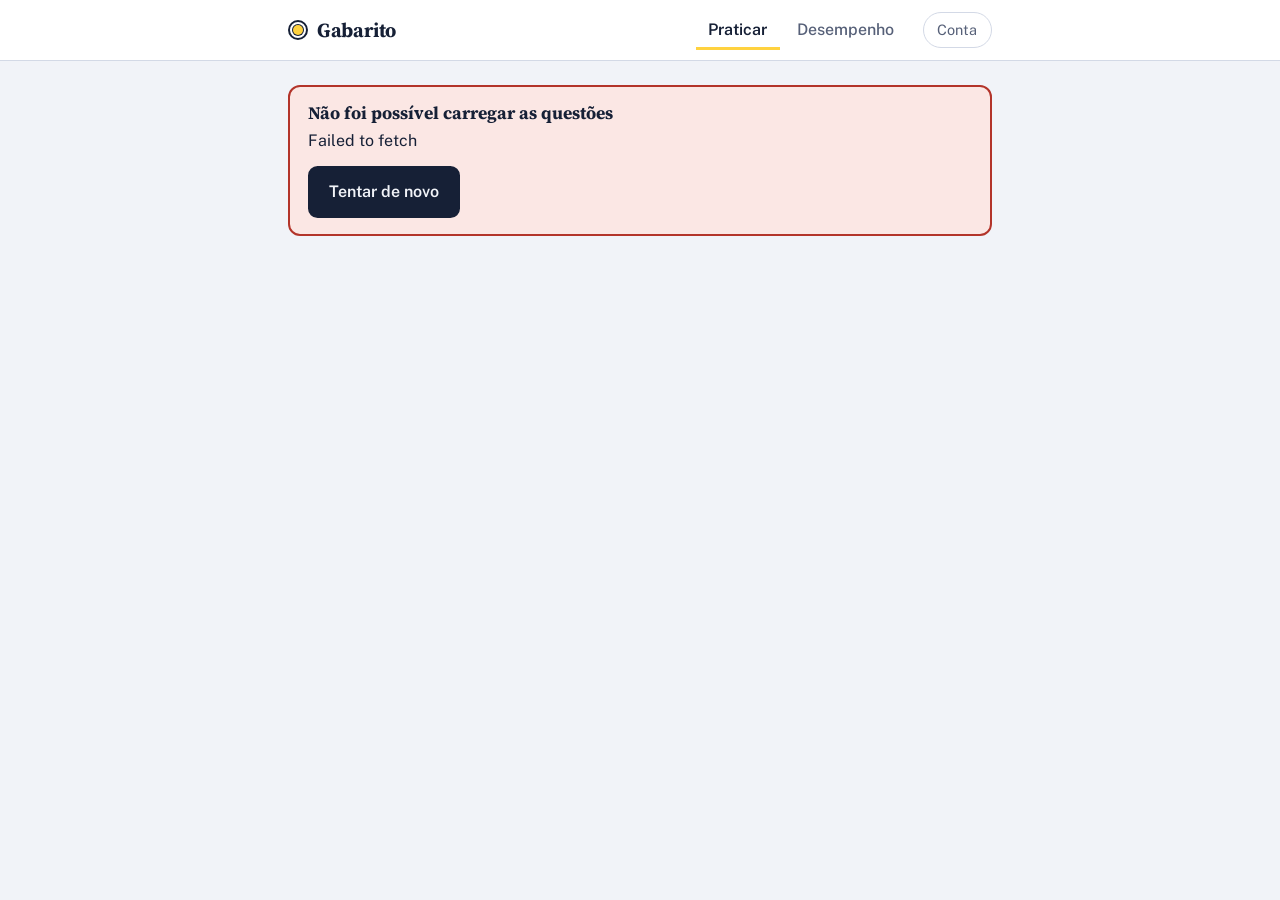
<file: index.html>
<!doctype html>
<html lang="pt-BR">
<head>
  <meta charset="utf-8">
  <meta name="viewport" content="width=device-width, initial-scale=1">
  <title>Gabarito – treino para concursos de educação</title>
  <meta name="description" content="Questões de concursos de pedagogia (educação, administração e direito), uma por vez, com correção imediata e sugestão da próxima atividade.">
  <link rel="preconnect" href="https://fonts.googleapis.com">
  <link rel="preconnect" href="https://fonts.gstatic.com" crossorigin>
  <link href="https://fonts.googleapis.com/css2?family=Public+Sans:wght@400;500;600;700&family=Source+Serif+4:opsz,wght@8..60,400;8..60,600;8..60,700&display=swap" rel="stylesheet">
  <link rel="stylesheet" href="style.css">
</head>
<body>
  <header class="topo">
    <div class="topo-in">
      <a class="marca" href="./" aria-label="Gabarito, início">
        <span class="marca-bolha" aria-hidden="true"></span>
        <span class="marca-nome">Gabarito</span>
      </a>
      <nav class="abas" aria-label="Seções">
        <button type="button" class="aba" data-view="praticar" aria-current="page">Praticar</button>
        <button type="button" class="aba" data-view="desempenho">Desempenho</button>
      </nav>
      <button type="button" class="btn-texto" id="btn-conta">Conta</button>
    </div>
  </header>

  <main id="app" class="miolo" tabindex="-1">
    <p class="carregando">Carregando questões…</p>
  </main>

  <dialog id="dlg-conta" aria-labelledby="dlg-titulo">
    <form method="dialog" class="dlg-corpo" id="form-conta">
      <h2 id="dlg-titulo">Sua conta</h2>
      <p class="apoio">Não há senha. Seu histórico fica ligado a um código. Para continuar em outro aparelho, digite o mesmo código lá.</p>
      <label class="campo">
        <span>Seu nome (opcional)</span>
        <input type="text" id="in-nome" maxlength="40" autocomplete="name">
      </label>
      <label class="campo">
        <span>Código de acesso</span>
        <input type="text" id="in-codigo" maxlength="40" autocomplete="off" spellcheck="false">
      </label>
      <p class="modo" id="txt-modo"></p>
      <div class="dlg-acoes">
        <button type="button" class="btn-perigo" id="btn-zerar">Apagar histórico deste aparelho</button>
        <span class="espaco"></span>
        <button type="button" class="btn-sec" id="btn-fechar">Cancelar</button>
        <button type="submit" class="btn" value="salvar">Salvar</button>
      </div>
    </form>
  </dialog>

  <script src="config.js"></script>
  <script src="app.js"></script>
</body>
</html>
</file>
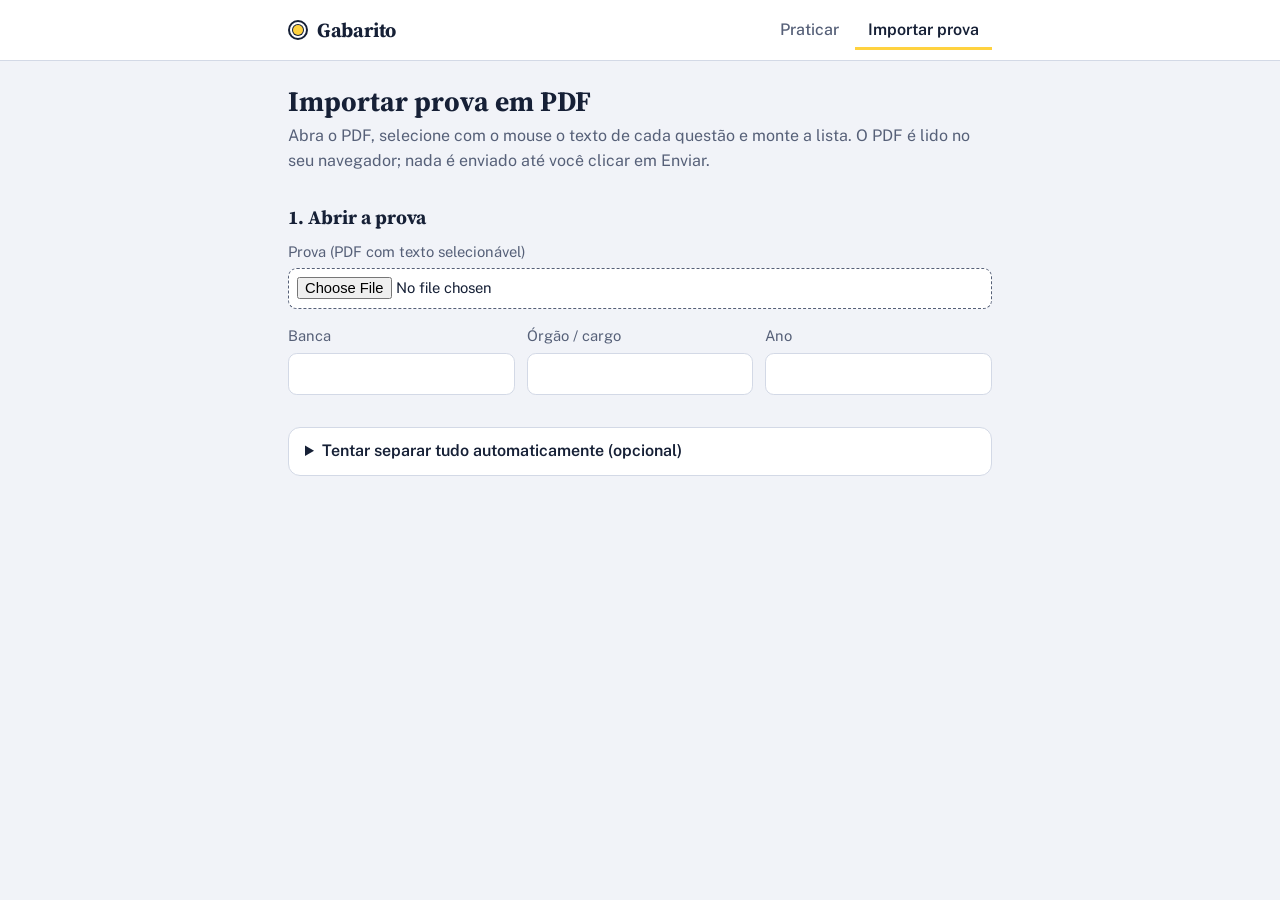
<file: importar.html>
<!doctype html>
<html lang="pt-BR">
<head>
  <meta charset="utf-8">
  <meta name="viewport" content="width=device-width, initial-scale=1">
  <title>Importar prova – Gabarito</title>
  <link rel="preconnect" href="https://fonts.googleapis.com">
  <link rel="preconnect" href="https://fonts.gstatic.com" crossorigin>
  <link href="https://fonts.googleapis.com/css2?family=Public+Sans:wght@400;500;600;700&family=Source+Serif+4:opsz,wght@8..60,400;8..60,600;8..60,700&display=swap" rel="stylesheet">
  <link rel="stylesheet" href="style.css">
</head>
<body>
  <header class="topo">
    <div class="topo-in">
      <a class="marca" href="./" aria-label="Gabarito, início">
        <span class="marca-bolha" aria-hidden="true"></span>
        <span class="marca-nome">Gabarito</span>
      </a>
      <nav class="abas" aria-label="Seções">
        <a class="aba" href="./">Praticar</a>
        <a class="aba" href="importar.html" aria-current="page">Importar prova</a>
      </nav>
    </div>
  </header>

  <main class="miolo imp" id="imp">
    <h1 class="titulo-pagina">Importar prova em PDF</h1>
    <p class="apoio">Abra o PDF, selecione com o mouse o texto de cada questão e monte a lista. O PDF é lido no seu navegador; nada é enviado até você clicar em Enviar.</p>

    <p class="rascunho" id="rascunho" hidden>
      <span id="rascunho-txt"></span>
      <button type="button" class="btn-sec" id="btn-descartar">Descartar rascunho</button>
    </p>

    <section class="secao" aria-labelledby="h-arquivos">
      <h2 id="h-arquivos">1. Abrir a prova</h2>
      <div class="filtros">
        <label class="campo">
          <span>Prova (PDF com texto selecionável)</span>
          <input type="file" id="f-prova" accept="application/pdf,.pdf">
        </label>
        <div class="linha-filtro">
          <label class="campo"><span>Banca</span><input type="text" id="m-banca" maxlength="40"></label>
          <label class="campo"><span>Órgão / cargo</span><input type="text" id="m-orgao" maxlength="80"></label>
          <label class="campo"><span>Ano</span><input type="text" id="m-ano" maxlength="4" inputmode="numeric"></label>
        </div>
        <details class="gab-box">
          <summary>Tentar separar tudo automaticamente (opcional)</summary>
          <p class="apoio">Funciona bem em provas com "Questão 1" e alternativas A) a E). Se a prova tiver o gabarito em outro PDF, escolha-o aqui. O resultado cai na mesma lista de revisão e você pode completar o resto pelo visor.</p>
          <label class="campo">
            <span>Gabarito em PDF (opcional)</span>
            <input type="file" id="f-gab" accept="application/pdf,.pdf">
          </label>
          <div class="acoes-q">
            <button type="button" class="btn-sec" id="btn-ler" disabled>Separar automaticamente</button>
            <span class="apoio" id="st-leitura" role="status" aria-live="polite"></span>
          </div>
        </details>
      </div>
    </section>

    <section class="secao" id="sec-visor" hidden aria-labelledby="h-visor">
      <h2 id="h-visor">2. Selecionar as questões</h2>
      <div class="visor-grid">
        <div class="visor-col">
          <div class="visor-barra">
            <button type="button" class="btn-sec" id="pg-ant" aria-label="Página anterior">‹</button>
</file>
<file: style.css>
/* Gabarito – folha de respostas: papel frio, tinta azul-escura, marca-texto amarela.
   Elemento de destaque: as "bolhas" do cartão-resposta (opções e progresso). */

:root {
  --papel: #f1f3f8;
  --cartao: #ffffff;
  --tinta: #162036;
  --suave: #566078;
  --linha: #d3d9e6;
  --caneta: #1f3fae;
  --caneta-fundo: #e6ebfb;
  --marca: #ffd23f;
  --ok: #14724f;
  --ok-fundo: #e1f3ea;
  --erro: #b3342a;
  --erro-fundo: #fbe7e4;
  --sombra: 0 1px 0 rgba(22, 32, 54, .06);
  --serif: "Source Serif 4", Georgia, "Times New Roman", serif;
  --sans: "Public Sans", system-ui, -apple-system, "Segoe UI", Roboto, sans-serif;
}

@media (prefers-color-scheme: dark) {
  :root {
    --papel: #11141c;
    --cartao: #1a1f2b;
    --tinta: #e9ecf4;
    --suave: #a1abc2;
    --linha: #2f3749;
    --caneta: #8ea6ff;
    --caneta-fundo: #232b47;
    --marca: #ffd23f;
    --ok: #55d19f;
    --ok-fundo: #15302a;
    --erro: #ff8a7d;
    --erro-fundo: #3a1f1f;
    --sombra: none;
  }
}

* { box-sizing: border-box; }
html { -webkit-text-size-adjust: 100%; }
body {
  margin: 0;
  background: var(--papel);
  color: var(--tinta);
  font: 400 1rem/1.55 var(--sans);
}
h1, h2, h3 { font-family: var(--serif); line-height: 1.2; margin: 0; }
p { margin: 0; }
button, input, select { font: inherit; color: inherit; }
:focus-visible { outline: 3px solid var(--caneta); outline-offset: 2px; border-radius: 4px; }
[hidden] { display: none !important; }

/* ---------- topo ---------- */
.topo { background: var(--cartao); border-bottom: 1px solid var(--linha); }
.topo-in {
  max-width: 46rem; margin: 0 auto; padding: .6rem 1rem;
  display: flex; align-items: center; gap: 1rem;
}
.marca { display: inline-flex; align-items: center; gap: .55rem; text-decoration: none; color: inherit; }
.marca-bolha {
  width: 1.25rem; height: 1.25rem; border-radius: 50%;
  border: 2px solid var(--tinta); position: relative;
}
.marca-bolha::after {
  content: ""; position: absolute; inset: 3px; border-radius: 50%; background: var(--marca);
  box-shadow: 0 0 0 1px var(--tinta);
}
.marca-nome { font: 700 1.25rem/1 var(--serif); letter-spacing: -.01em; }
.abas { display: flex; gap: .25rem; margin-left: auto; }
.aba {
  background: none; border: 0; padding: .5rem .8rem; border-radius: .5rem; cursor: pointer;
  color: var(--suave); font-weight: 500;
}
.aba[aria-current="page"] { color: var(--tinta); font-weight: 600; box-shadow: inset 0 -3px 0 var(--marca); border-radius: 0; }
.aba:hover { color: var(--tinta); }
.btn-texto {
  background: none; border: 1px solid var(--linha); border-radius: 2rem; padding: .35rem .85rem;
  cursor: pointer; color: var(--suave); font-size: .9rem;
}
.btn-texto:hover { color: var(--tinta); border-color: var(--suave); }

/* ---------- miolo ---------- */
.miolo { max-width: 46rem; margin: 0 auto; padding: 1.5rem 1rem 4rem; outline: none; }
.carregando, .vazio { color: var(--suave); padding: 2rem 0; }
.titulo-pagina { font-size: 1.75rem; margin-bottom: .35rem; }
.apoio { color: var(--suave); }
.secao { margin-top: 2rem; }
.secao > h2 { font-size: 1.2rem; margin-bottom: .75rem; }

/* ---------- botões ---------- */
.btn, .btn-sec, .btn-perigo {
  border-radius: .6rem; padding: .7rem 1.2rem; cursor: pointer; font-weight: 600; border: 2px solid var(--tinta);
  transition: transform .08s ease;
}
.btn { background: var(--tinta); color: var(--papel); }
.btn:hover { transform: translateY(-1px); }
.btn:active { transform: translateY(1px); }
.btn:disabled { opacity: .4; cursor: not-allowed; transform: none; }
.btn-sec { background: transparent; color: var(--tinta); border-color: var(--linha); }
.btn-sec:hover { border-color: var(--tinta); }
.btn-perigo { background: transparent; color: var(--erro); border-color: transparent; padding-left: 0; }
.btn-perigo:hover { text-decoration: underline; }

/* ---------- sugestão (home) ---------- */
.sugestao {
  background: var(--cartao); border: 2px solid var(--tinta); border-radius: .9rem;
  padding: 1.25rem 1.25rem 1.4rem; margin-top: 1.25rem; box-shadow: 6px 6px 0 var(--marca);
}
.sugestao h2 { font-size: 1.4rem; margin-bottom: .4rem; }
.sugestao .motivo { color: var(--suave); margin-bottom: 1rem; max-width: 60ch; }
.sugestao .acoes { display: flex; gap: .75rem; flex-wrap: wrap; align-items: center; }
.sugestao .detalhe { font-size: .9rem; color: var(--suave); }

/* ---------- filtros ---------- */
.filtros { display: grid; gap: 1rem; }
.chips { display: flex; flex-wrap: wrap; gap: .5rem; }
.chip {
  border: 1.5px solid var(--linha); background: var(--cartao); border-radius: 2rem;
  padding: .4rem .95rem; cursor: pointer; font-weight: 500;
}
.chip[aria-pressed="true"] { background: var(--marca); border-color: var(--tinta); color: #162036; font-weight: 600; }
.campo { display: grid; gap: .3rem; font-size: .92rem; }
.campo span { color: var(--suave); }
.campo input, .campo select {
  border: 1.5px solid var(--linha); background: var(--cartao); border-radius: .55rem; padding: .6rem .75rem; width: 100%;
}
.linha-filtro { display: flex; gap: .75rem; flex-wrap: wrap; align-items: end; }
.linha-filtro .campo { flex: 1 1 14rem; }

/* ---------- cartão-resposta (progresso) ---------- */
.folha { display: flex; flex-wrap: wrap; gap: .4rem; margin: 0 0 1.25rem; padding: 0; list-style: none; }
.folha li {
  width: 1.35rem; height: 1.35rem; border-radius: 50%; border: 2px solid var(--linha);
  display: grid; place-items: center; font-size: .65rem; font-weight: 700; color: var(--suave);
}
.folha li[data-estado="atual"] { border-color: var(--tinta); color: var(--tinta); box-shadow: 0 0 0 3px var(--marca); }
.folha li[data-estado="ok"] { background: var(--ok); border-color: var(--ok); color: #fff; }
.folha li[data-estado="erro"] { background: var(--erro); border-color: var(--erro); color: #fff; }

/* ---------- questão ---------- */
.meta-q { display: flex; flex-wrap: wrap; gap: .4rem .6rem; color: var(--suave); font-size: .88rem; margin-bottom: .75rem; }
.meta-q b { color: var(--tinta); font-weight: 600; }
.enunciado { font: 400 1.2rem/1.6 var(--serif); margin: 0 0 1.25rem; max-width: 62ch; }
fieldset.opcoes { border: 0; padding: 0; margin: 0 0 1.25rem; display: grid; gap: .6rem; }
fieldset.opcoes legend { padding: 0; }
.opcao {
  display: grid; grid-template-columns: 2.1rem 1fr; gap: .8rem; align-items: start;
  padding: .8rem .9rem; border: 1.5px solid var(--linha); border-radius: .75rem; background: var(--cartao);
  cursor: pointer; position: relative;
}
.opcao:hover { border-color: var(--suave); }
.opcao input { position: absolute; opacity: 0; inset: 0; cursor: pointer; }
.bolha {
  width: 2.1rem; height: 2.1rem; border-radius: 50%; border: 2px solid var(--tinta);
  display: grid; place-items: center; font-weight: 700; font-size: .95rem; background: var(--cartao);
  transition: background .12s, color .12s;
}
.opcao .texto { padding-top: .2rem; font-size: 1.02rem; }
.opcao:has(input:checked) { border-color: var(--caneta); background: var(--caneta-fundo); }
.opcao:has(input:checked) .bolha { background: var(--tinta); color: var(--papel); }
.opcao:has(input:focus-visible) { outline: 3px solid var(--caneta); outline-offset: 2px; }

.opcao.certa { border-color: var(--ok); background: var(--ok-fundo); }
.opcao.certa .bolha { background: var(--ok); border-color: var(--ok); color: #fff; }
.opcao.errada { border-color: var(--erro); background: var(--erro-fundo); }
.opcao.errada .bolha { background: var(--erro); border-color: var(--erro); color: #fff; }
fieldset.travado .opcao { cursor: default; }
fieldset.travado .opcao:hover { border-color: inherit; }
fieldset.travado .opcao:not(.certa):not(.errada) { opacity: .6; }

.acoes-q { display: flex; gap: .75rem; align-items: center; flex-wrap: wrap; }
.dica-teclas { font-size: .85rem; color: var(--suave); }

.resultado {
  border-left: 6px solid var(--ok); background: var(--cartao); border-radius: .5rem;
  padding: 1rem 1.1rem; margin: 0 0 1.25rem; animation: entra .18s ease-out;
}
.resultado.errou { border-left-color: var(--erro); }
.resultado h3 { font-size: 1.15rem; margin-bottom: .35rem; }
.resultado p { max-width: 62ch; }
@keyframes entra { from { opacity: 0; transform: translateY(4px); } to { opacity: 1; transform: none; } }

.erro-box { border: 2px solid var(--erro); background: var(--erro-fundo); border-radius: .75rem; padding: 1rem 1.1rem; }
.erro-box h3 { font-size: 1.1rem; margin-bottom: .3rem; }
.erro-box .acoes { margin-top: .8rem; display: flex; gap: .6rem; flex-wrap: wrap; }

/* ---------- fim de atividade ---------- */
.placar { font: 700 3rem/1 var(--serif); margin: .5rem 0 .25rem; }
.placar small { font: 500 1.1rem var(--sans); color: var(--suave); }
.lista-rev { list-style: none; padding: 0; margin: 0; display: grid; gap: .75rem; }
.lista-rev li { background: var(--cartao); border: 1px solid var(--linha); border-radius: .75rem; padding: .9rem 1rem; }
.lista-rev .q { font-family: var(--serif); margin-bottom: .4rem; }
.lista-rev .gab { font-size: .92rem; color: var(--ok); font-weight: 600; }
.lista-rev .com { font-size: .92rem; color: var(--suave); margin-top: .25rem; }

/* ---------- desempenho ---------- */
.resumo { display: grid; grid-template-columns: repeat(auto-fit, minmax(9rem, 1fr)); gap: .75rem; margin-top: 1.25rem; }
.resumo div { background: var(--cartao); border: 1px solid var(--linha); border-radius: .75rem; padding: .8rem 1rem; }
.resumo b { display: block; font: 700 1.7rem/1.1 var(--serif); }
.resumo span { color: var(--suave); font-size: .88rem; }
.tema-lista { list-style: none; margin: 0; padding: 0; display: grid; gap: .5rem; }
.tema-item {
  display: grid; grid-template-columns: 1fr auto; gap: .25rem .75rem; align-items: center;
  background: var(--cartao); border: 1px solid var(--linha); border-radius: .75rem; padding: .7rem .9rem;
}
.tema-item .nome { font-weight: 600; }
.tema-item .area { color: var(--suave); font-weight: 400; font-size: .88rem; margin-left: .35rem; }
.tema-item .num { font-variant-numeric: tabular-nums; font-weight: 600; text-align: right; }
.barra { grid-column: 1 / -1; height: .55rem; border-radius: 1rem; background: var(--linha); overflow: hidden; }
.barra i { display: block; height: 100%; background: var(--caneta); border-radius: 1rem; }
.barra i[data-n="fraco"] { background: var(--erro); }
.barra i[data-n="bom"] { background: var(--ok); }
.tema-item .nota { grid-column: 1 / -1; font-size: .85rem; color: var(--suave); }
.tema-item .tag { background: var(--marca); color: #162036; border-radius: 1rem; padding: .05rem .55rem; font-size: .78rem; font-weight: 600; margin-left: .4rem; }

/* ---------- diálogo ---------- */
dialog { border: 2px solid var(--tinta); border-radius: .9rem; background: var(--cartao); color: var(--tinta); padding: 0; width: min(30rem, calc(100% - 2rem)); }
dialog::backdrop { background: rgba(10, 14, 24, .55); }
.dlg-corpo { padding: 1.25rem; display: grid; gap: .9rem; }
.dlg-corpo h2 { font-size: 1.35rem; }
.dlg-acoes { display: flex; gap: .6rem; align-items: center; flex-wrap: wrap; }
.espaco { flex: 1; }
.modo { font-size: .85rem; color: var(--suave); }

.sr-only { position: absolute; width: 1px; height: 1px; overflow: hidden; clip: rect(0 0 0 0); white-space: nowrap; }
.rot { font-weight: 600; }
.miolo:focus { outline: none; }
.btn { text-decoration: none; display: inline-block; }

@media (max-width: 520px) {
  .topo-in { flex-wrap: wrap; gap: .5rem; }
  .abas { margin-left: 0; order: 3; width: 100%; }
  .btn-texto { margin-left: auto; }
  .enunciado { font-size: 1.1rem; }
  .dica-teclas { display: none; }
}
@media (prefers-reduced-motion: reduce) {
  * { animation: none !important; transition: none !important; }
}

/* ---------- importador ---------- */
.enunciado { white-space: pre-line; }
.imp textarea, .imp input[type="text"], .imp select, .imp input[type="password"] {
  border: 1.5px solid var(--linha); background: var(--cartao); border-radius: .55rem; padding: .55rem .7rem; width: 100%;
}
.imp input[type="file"] { padding: .5rem; border: 1.5px dashed var(--suave); border-radius: .55rem; background: var(--cartao); width: 100%; }
.imp textarea { resize: vertical; font: inherit; line-height: 1.5; }
.chk { display: inline-flex; align-items: center; gap: .4rem; cursor: pointer; }
.chk input { width: 1.1rem; height: 1.1rem; accent-color: var(--tinta); }
.gab-box { margin: 1rem 0; background: var(--cartao); border: 1px solid var(--linha); border-radius: .75rem; padding: .7rem 1rem; }
.gab-box summary { cursor: pointer; font-weight: 600; }
.gab-box .campo { margin: .8rem 0; }
.barra-rev { display: flex; gap: .6rem; flex-wrap: wrap; align-items: center; margin: 1rem 0; }
.barra-rev .btn-sec { padding: .4rem .8rem; font-size: .9rem; }
.cards { list-style: none; margin: 0; padding: 0; display: grid; gap: .9rem; }
.cartao-q { background: var(--cartao); border: 1px solid var(--linha); border-radius: .85rem; padding: .9rem 1rem; display: grid; gap: .7rem; }
.cartao-q.revisar { border-left: 6px solid var(--marca); }
.cab-q { display: flex; gap: .75rem; align-items: baseline; flex-wrap: wrap; }
.avisos { margin: 0; padding: 0 0 0 1.1rem; color: var(--erro); font-size: .9rem; }
.linha-sel { display: grid; grid-template-columns: repeat(auto-fit, minmax(9.5rem, 1fr)); gap: .5rem; }
.ops { display: grid; gap: .4rem; }
.op { display: grid; grid-template-columns: 1.8rem 1fr; gap: .6rem; align-items: center; }
.bolha.mini { width: 1.8rem; height: 1.8rem; font-size: .8rem; }
.envio { position: sticky; bottom: 0; background: var(--papel); border-top: 1px solid var(--linha); padding: .8rem 0 1rem; margin-top: 1.5rem; }
.envio-in { display: flex; gap: .6rem; align-items: end; flex-wrap: wrap; }
.envio .chave { flex: 0 1 16rem; }
.envio .apoio { margin-top: .5rem; font-size: .92rem; }
.btn-sec { text-decoration: none; display: inline-block; }
a.aba { text-decoration: none; display: inline-block; }
</file>
